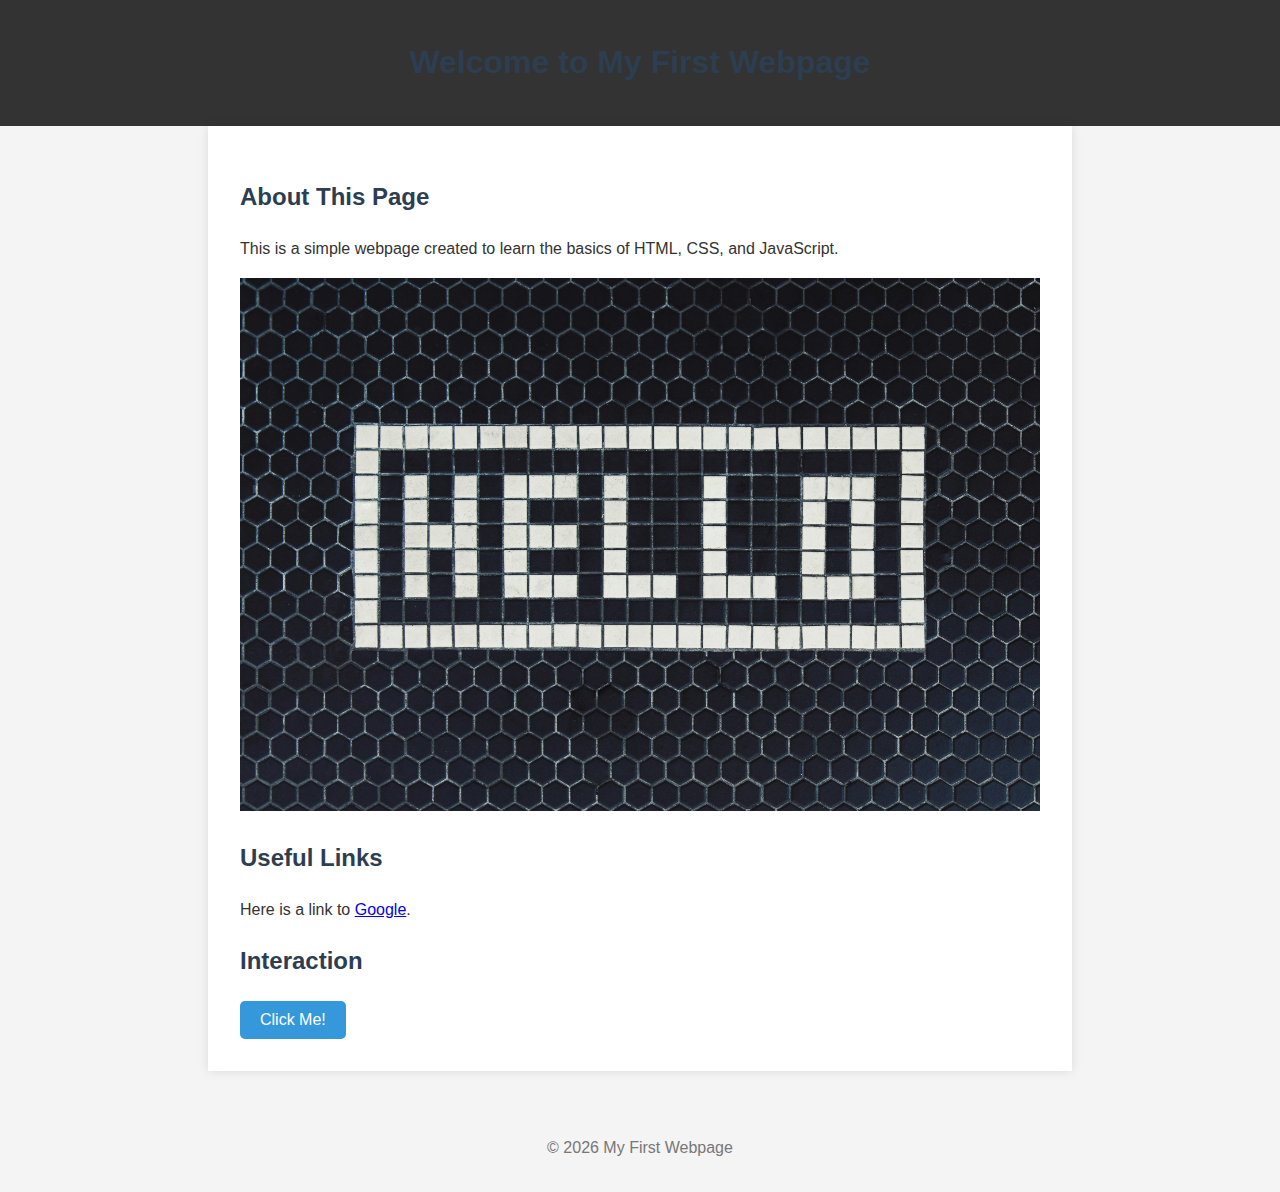
<file: Task_1/index.html>
<!DOCTYPE html>
<html lang="en">

<head>
    <meta charset="UTF-8">
    <meta name="viewport" content="width=device-width, initial-scale=1.0">
    <title>My First Webpage</title>
    <link rel="stylesheet" href="style.css">
</head>

<body>
    <header>
        <h1>Welcome to My First Webpage</h1>
    </header>

    <main>
        <section>
            <h2>About This Page</h2>
            <p>This is a simple webpage created to learn the basics of HTML, CSS, and JavaScript.</p>
            <img src="assets/hello.jpg" alt="Hello Image" style="max-width: 100%; height: auto;">
        </section>

        <section>
            <h2>Useful Links</h2>
            <p>Here is a link to <a href="https://www.google.com" target="_blank">Google</a>.</p>
        </section>

        <section>
            <h2>Interaction</h2>
            <button id="alertButton">Click Me!</button>
        </section>
    </main>

    <footer>
        <p>&copy; 2026 My First Webpage</p>
    </footer>

    <script src="script.js"></script>
</body>

</html>
</file>
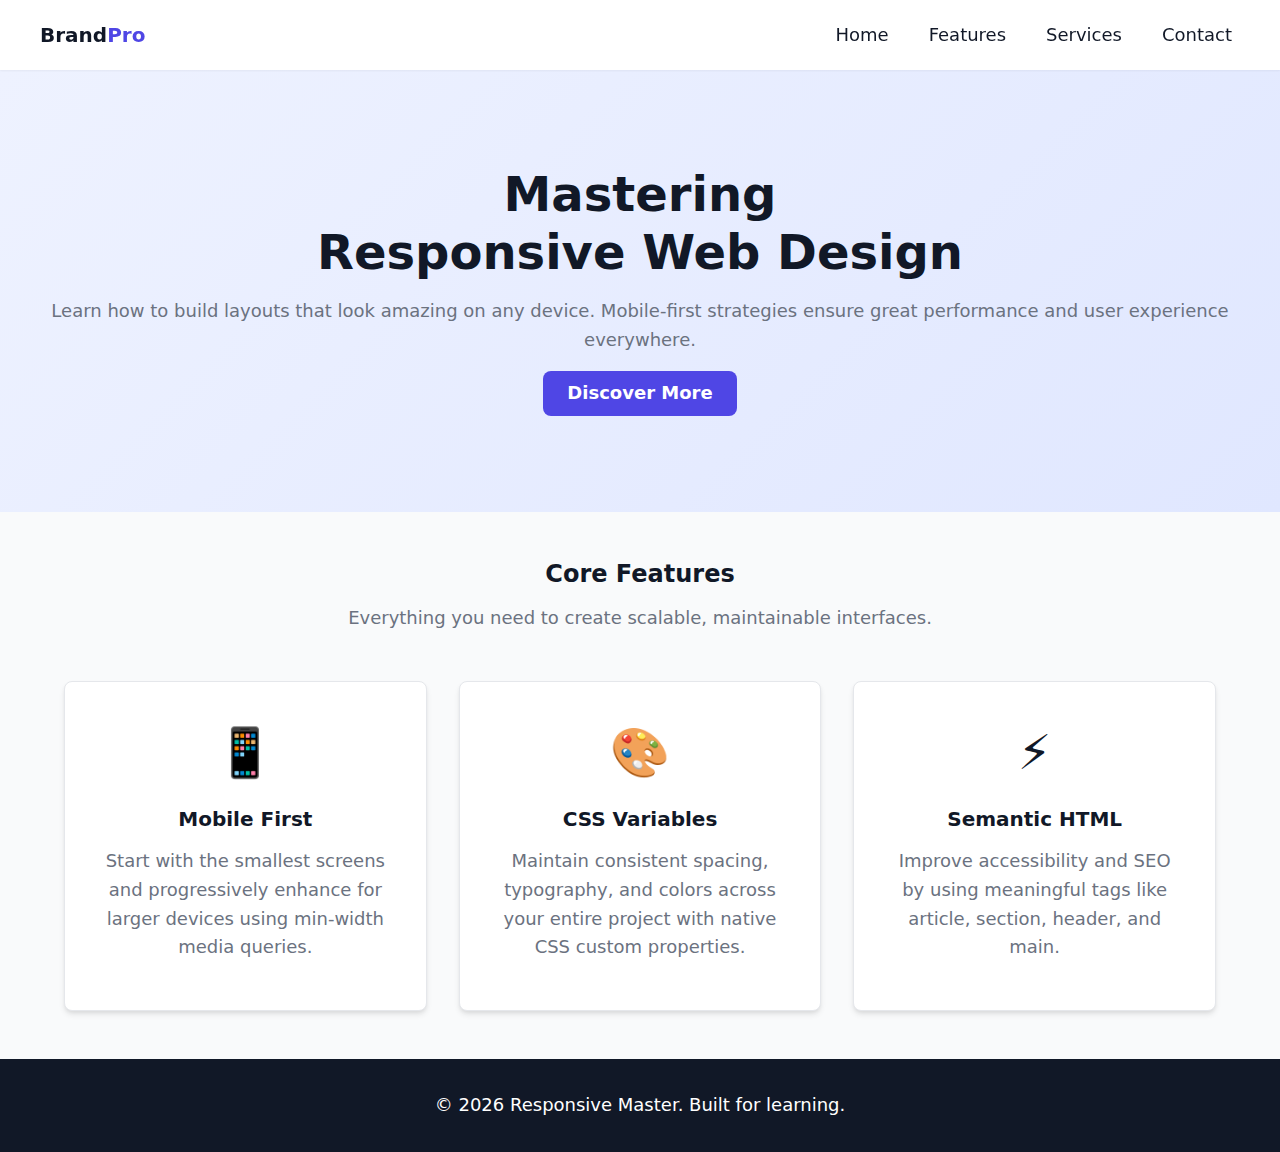
<file: Task_3/project1-responsive/index.html>
<!DOCTYPE html>
<html lang="en">
<head>
    <meta charset="UTF-8">
    <meta name="viewport" content="width=device-width, initial-scale=1.0">
    <title>Responsive Master Layout</title>
    <link rel="stylesheet" href="style.css">
</head>
<body>
    <header class="site-header">
        <div class="logo">Brand<span class="highlight">Pro</span></div>
        <button class="menu-toggle" aria-label="Toggle navigation" aria-expanded="false" id="mobile-menu-btn">
            <span class="hamburger"></span>
        </button>
        <nav class="main-nav" id="main-nav">
            <ul class="nav-links">
                <li><a href="#home">Home</a></li>
                <li><a href="#features">Features</a></li>
                <li><a href="#services">Services</a></li>
                <li><a href="#contact">Contact</a></li>
            </ul>
        </nav>
    </header>

    <main>
        <section id="home" class="hero">
            <div class="hero-content">
                <h1>Mastering <br>Responsive Web Design</h1>
                <p>Learn how to build layouts that look amazing on any device. Mobile-first strategies ensure great performance and user experience everywhere.</p>
                <a href="#features" class="btn btn-primary">Discover More</a>
            </div>
        </section>

        <section id="features" class="features-section">
            <header class="section-header">
                <h2>Core Features</h2>
                <p>Everything you need to create scalable, maintainable interfaces.</p>
            </header>
            <div class="grid-container">
                <article class="card">
                    <div class="card-icon">📱</div>
                    <h3>Mobile First</h3>
                    <p>Start with the smallest screens and progressively enhance for larger devices using min-width media queries.</p>
                </article>
                <article class="card">
                    <div class="card-icon">🎨</div>
                    <h3>CSS Variables</h3>
                    <p>Maintain consistent spacing, typography, and colors across your entire project with native CSS custom properties.</p>
                </article>
                <article class="card">
                    <div class="card-icon">⚡</div>
                    <h3>Semantic HTML</h3>
                    <p>Improve accessibility and SEO by using meaningful tags like article, section, header, and main.</p>
                </article>
            </div>
        </section>
    </main>

    <footer class="site-footer">
        <p>&copy; 2026 Responsive Master. Built for learning.</p>
    </footer>

    <script src="script.js"></script>
</body>
</html>
</file>
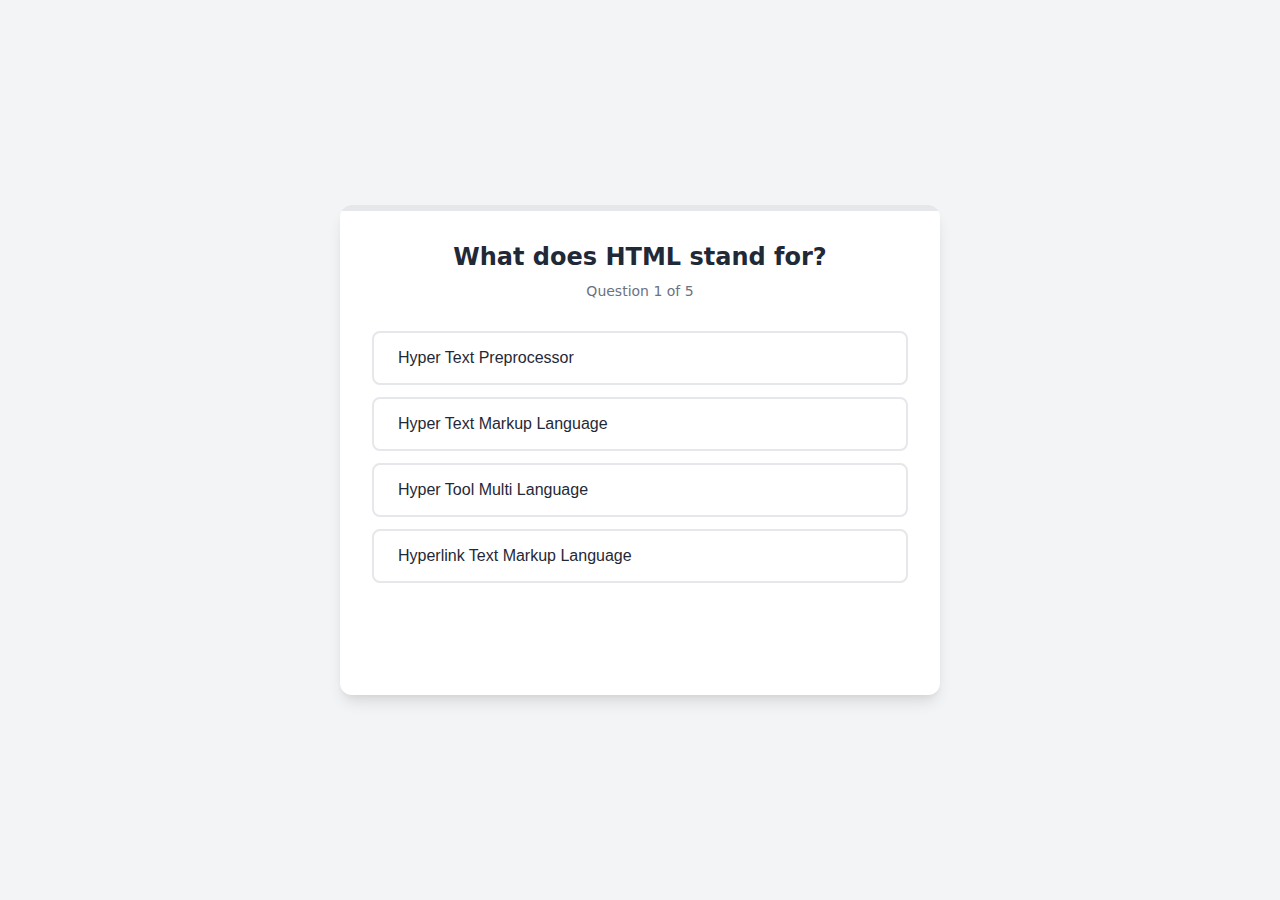
<file: Task_3/project2-quiz/index.html>
<!DOCTYPE html>
<html lang="en">

<head>
    <meta charset="UTF-8">
    <meta name="viewport" content="width=device-width, initial-scale=1.0">
    <title>Modern JS Quiz App</title>
    <link rel="stylesheet" href="style.css">
</head>

<body>
    <main class="quiz-container">
        <!-- Progress Bar -->
        <div class="progress-container" id="progress-container">
            <div class="progress-bar" id="progress-bar"></div>
        </div>

        <div class="quiz-content">
            <!-- Quiz Header -->
            <header class="quiz-header">
                <h1 id="question-text">Loading question...</h1>
                <p id="question-tracker">Question 1 of 5</p>
            </header>

            <!-- Quiz Options -->
            <div class="options-grid" id="options-container">
                <!-- Buttons injected via JS -->
            </div>

            <!-- Feedback Area -->
            <div id="feedback-message" class="feedback-message" aria-live="polite"></div>

            <!-- Controls -->
            <div class="quiz-controls">
                <button id="next-btn" class="btn btn-primary" style="display: none;">Next Question</button>
            </div>
        </div>

        <!-- Final Results Screen (Hidden by default) -->
        <div id="results-screen" class="results-screen" style="display: none;">
            <h2>Quiz Completed!</h2>
            <div class="score-circle">
                <span id="final-score">0</span>
                <span class="score-max">/ 5</span>
            </div>
            <p id="result-message">Great job!</p>
            <button id="restart-btn" class="btn btn-primary">Restart Quiz</button>
        </div>
    </main>

    <script src="script.js"></script>
</body>

</html>
</file>
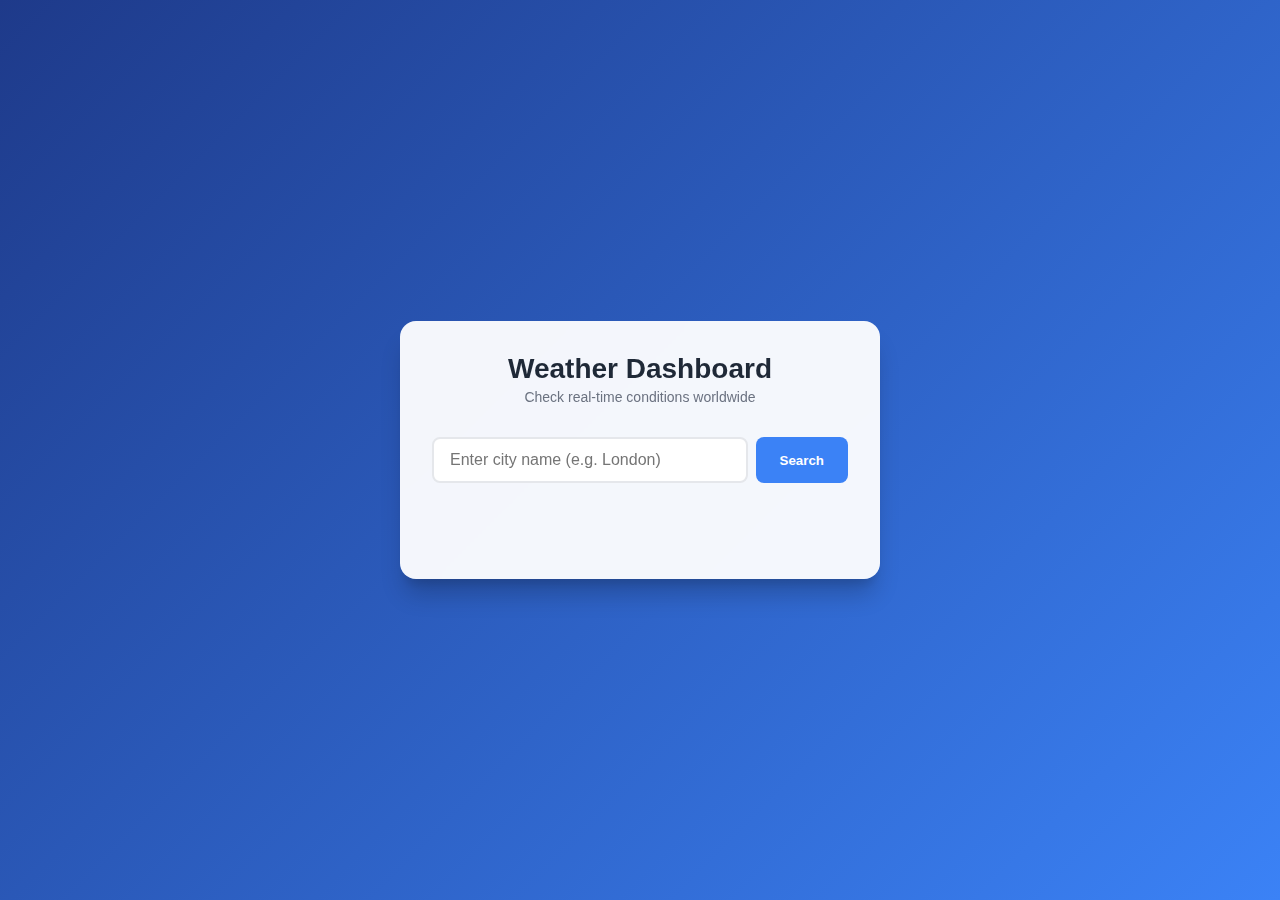
<file: Task_3/project3-weather/index.html>
<!DOCTYPE html>
<html lang="en">

<head>
    <meta charset="UTF-8">
    <meta name="viewport" content="width=device-width, initial-scale=1.0">
    <title>Real-Time Weather Dashboard</title>
    <link rel="stylesheet" href="style.css">
</head>

<body>
    <div class="app-wrapper">
        <main class="weather-card">
            <header class="app-header">
                <h1>Weather Dashboard</h1>
                <p>Check real-time conditions worldwide</p>
            </header>

            <form id="search-form" class="search-section">
                <input type="text" id="city-input" placeholder="Enter city name (e.g. London)" autocomplete="off"
                    aria-label="City name" required>
                <button type="submit" class="btn btn-search" id="search-btn">
                    Search
                </button>
            </form>

            <!-- Container for updating UI to user (Errors or Loading) -->
            <div id="status-message" class="status-message" aria-live="polite"></div>

            <!-- Weather Details Output -->
            <section id="weather-output" class="weather-output hidden">
                <div class="location-header">
                    <h2 id="city-name" class="city-name">--</h2>
                    <p id="country-name" class="country-name">--</p>
                </div>

                <div class="weather-main">
                    <div class="weather-icon-wrapper">
                        <!-- We'll use emoji or simple symbols to represent icons -->
                        <div id="weather-icon" class="weather-icon">☀️</div>
                        <p id="weather-description" class="weather-desc">Clear content</p>
                    </div>
                    <div class="temp-wrapper">
                        <span id="temperature" class="temperature">--</span>
                        <span class="unit">°C</span>
                    </div>
                </div>

                <div class="weather-details">
                    <div class="detail-box">
                        <span class="detail-label">Wind Speed</span>
                        <span id="wind-speed" class="detail-value">-- km/h</span>
                    </div>
                    <div class="detail-box">
                        <span class="detail-label">Humidity</span>
                        <span id="humidity" class="detail-value">-- %</span>
                    </div>
                </div>
            </section>
        </main>
    </div>

    <script src="script.js"></script>
</body>

</html>
</file>
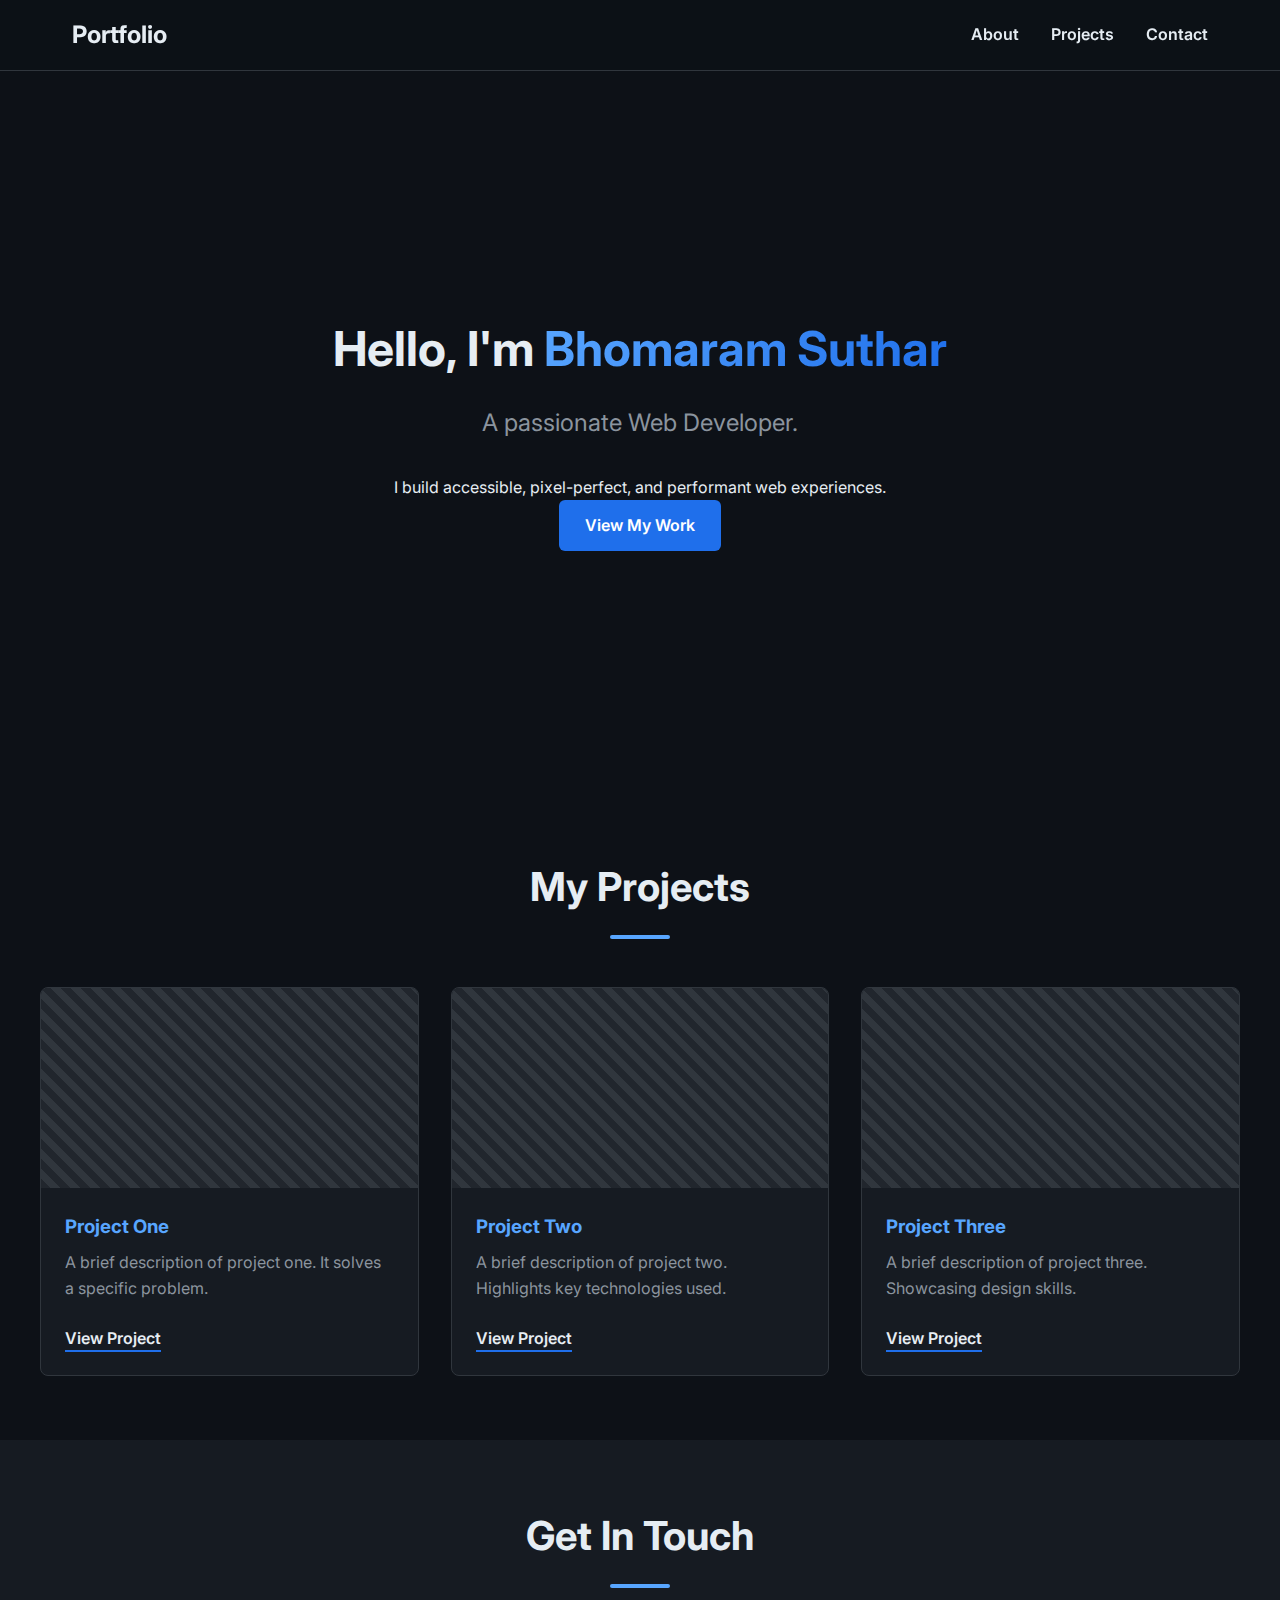
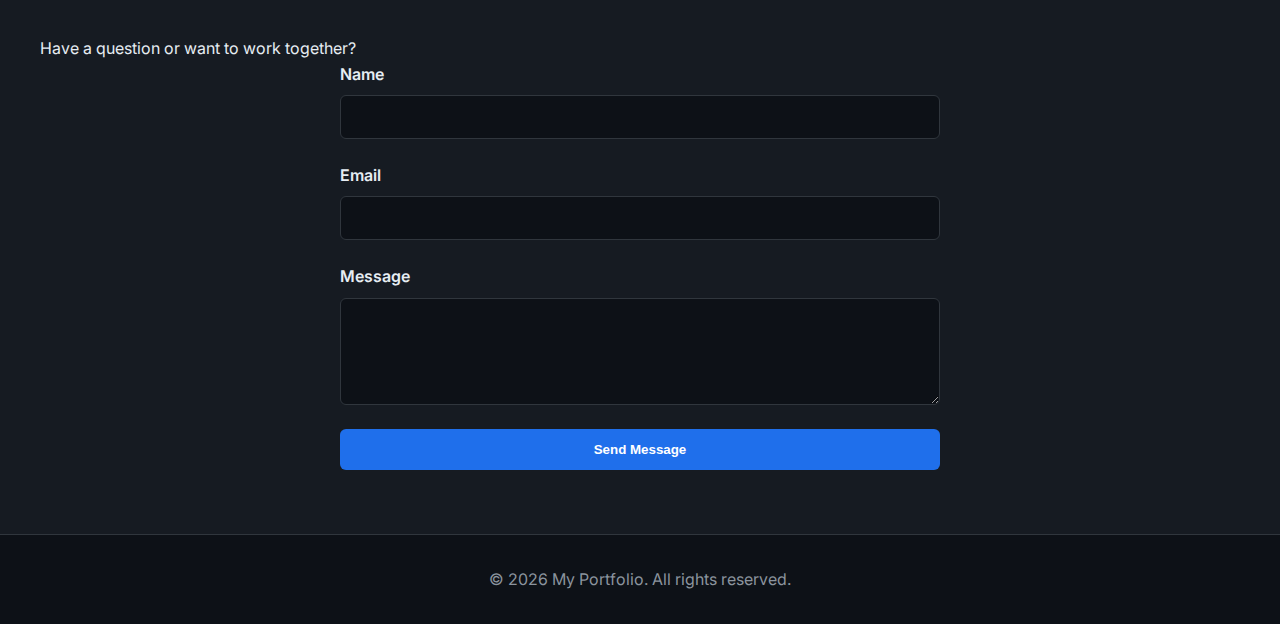
<file: Task_4/01_Portfolio/index.html>
<!DOCTYPE html>
<html lang="en">

<head>
    <meta charset="UTF-8">
    <meta name="viewport" content="width=device-width, initial-scale=1.0">
    <title>My Portfolio</title>
    <link rel="stylesheet" href="styles.css">
    <link rel="preconnect" href="https://fonts.googleapis.com">
    <link rel="preconnect" href="https://fonts.gstatic.com" crossorigin>
    <link href="https://fonts.googleapis.com/css2?family=Inter:wght@400;600;700&display=swap" rel="stylesheet">
</head>

<body>
    <header>
        <nav>
            <div class="logo">Portfolio</div>
            <ul class="nav-links">
                <li><a href="#about">About</a></li>
                <li><a href="#projects">Projects</a></li>
                <li><a href="#contact">Contact</a></li>
            </ul>
        </nav>
    </header>

    <main>
        <section id="about" class="hero">
            <div class="container">
                <h1>Hello, I'm <span class="highlight">Bhomaram Suthar</span></h1>
                <p class="subtitle">A passionate Web Developer.</p>
                <p>I build accessible, pixel-perfect, and performant web experiences.</p>
                <a href="#projects" class="btn">View My Work</a>
            </div>
        </section>

        <section id="projects" class="projects-section">
            <div class="container">
                <h2>My Projects</h2>
                <div class="project-grid">
                    <div class="project-card">
                        <div class="project-image"></div>
                        <div class="project-content">
                            <h3>Project One</h3>
                            <p>A brief description of project one. It solves a specific problem.</p>
                            <a href="#" class="project-link">View Project</a>
                        </div>
                    </div>
                    <div class="project-card">
                        <div class="project-image"></div>
                        <div class="project-content">
                            <h3>Project Two</h3>
                            <p>A brief description of project two. Highlights key technologies used.</p>
                            <a href="#" class="project-link">View Project</a>
                        </div>
                    </div>
                    <div class="project-card">
                        <div class="project-image"></div>
                        <div class="project-content">
                            <h3>Project Three</h3>
                            <p>A brief description of project three. Showcasing design skills.</p>
                            <a href="#" class="project-link">View Project</a>
                        </div>
                    </div>
                </div>
            </div>
        </section>

        <section id="contact" class="contact-section">
            <div class="container">
                <h2>Get In Touch</h2>
                <p>Have a question or want to work together?</p>
                <form id="contact-form">
                    <div class="form-group">
                        <label for="name">Name</label>
                        <input type="text" id="name" name="name" required>
                    </div>
                    <div class="form-group">
                        <label for="email">Email</label>
                        <input type="email" id="email" name="email" required>
                    </div>
                    <div class="form-group">
                        <label for="message">Message</label>
                        <textarea id="message" name="message" rows="5" required></textarea>
                    </div>
                    <button type="submit" class="btn">Send Message</button>
                </form>
            </div>
        </section>
    </main>

    <footer>
        <div class="container">
            <p>&copy; 2026 My Portfolio. All rights reserved.</p>
        </div>
    </footer>

    <script src="script.js"></script>
</body>

</html>
</file>
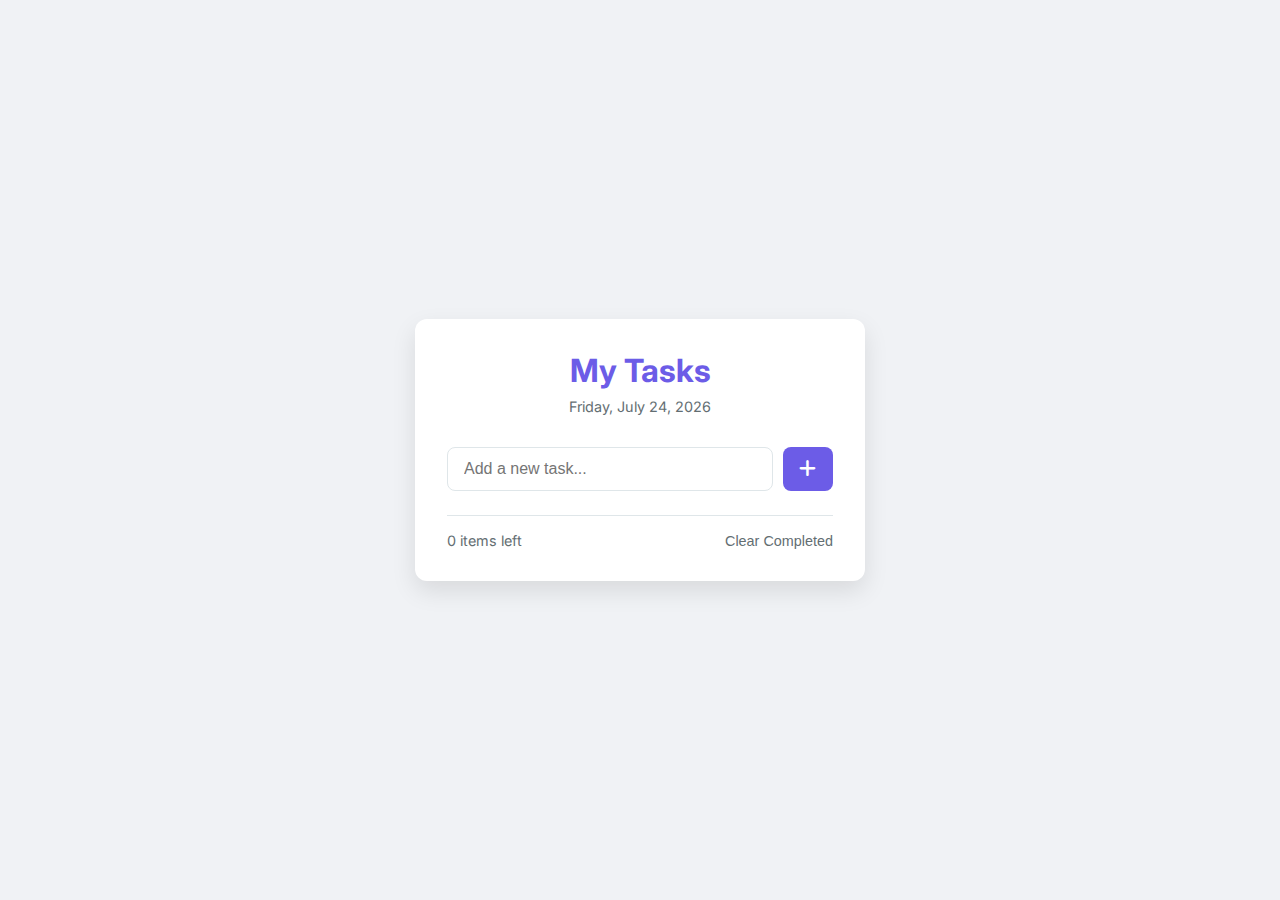
<file: Task_4/02_Todo_App/index.html>
<!DOCTYPE html>
<html lang="en">

<head>
    <meta charset="UTF-8">
    <meta name="viewport" content="width=device-width, initial-scale=1.0">
    <title>To-Do List App</title>
    <link rel="stylesheet" href="styles.css">
    <link rel="preconnect" href="https://fonts.googleapis.com">
    <link rel="preconnect" href="https://fonts.gstatic.com" crossorigin>
    <link href="https://fonts.googleapis.com/css2?family=Inter:wght@400;600;700&display=swap" rel="stylesheet">
    <link rel="stylesheet" href="https://cdnjs.cloudflare.com/ajax/libs/font-awesome/6.0.0/css/all.min.css"
        integrity="sha512-9usAa10IRO0HhonpyAIVpjrylPvoDwiPUiKdWk5t3PyolY1cOd4DSE0Ga+ri4AuTroPR5aQvXU9xC6qOPnzFeg=="
        crossorigin="anonymous" referrerpolicy="no-referrer" />
</head>

<body>
    <div class="container">
        <header>
            <h1>My Tasks</h1>
            <p id="date-display"></p>
        </header>

        <div class="input-group">
            <input type="text" id="todo-input" placeholder="Add a new task...">
            <button id="add-btn"><i class="fas fa-plus"></i></button>
        </div>

        <ul id="todo-list">
            <!-- Tasks will be added here dynamically -->
        </ul>

        <div class="controls">
            <p><span id="count">0</span> items left</p>
            <button id="clear-btn" class="clear-btn">Clear Completed</button>
        </div>
    </div>

    <script src="script.js"></script>
</body>

</html>
</file>
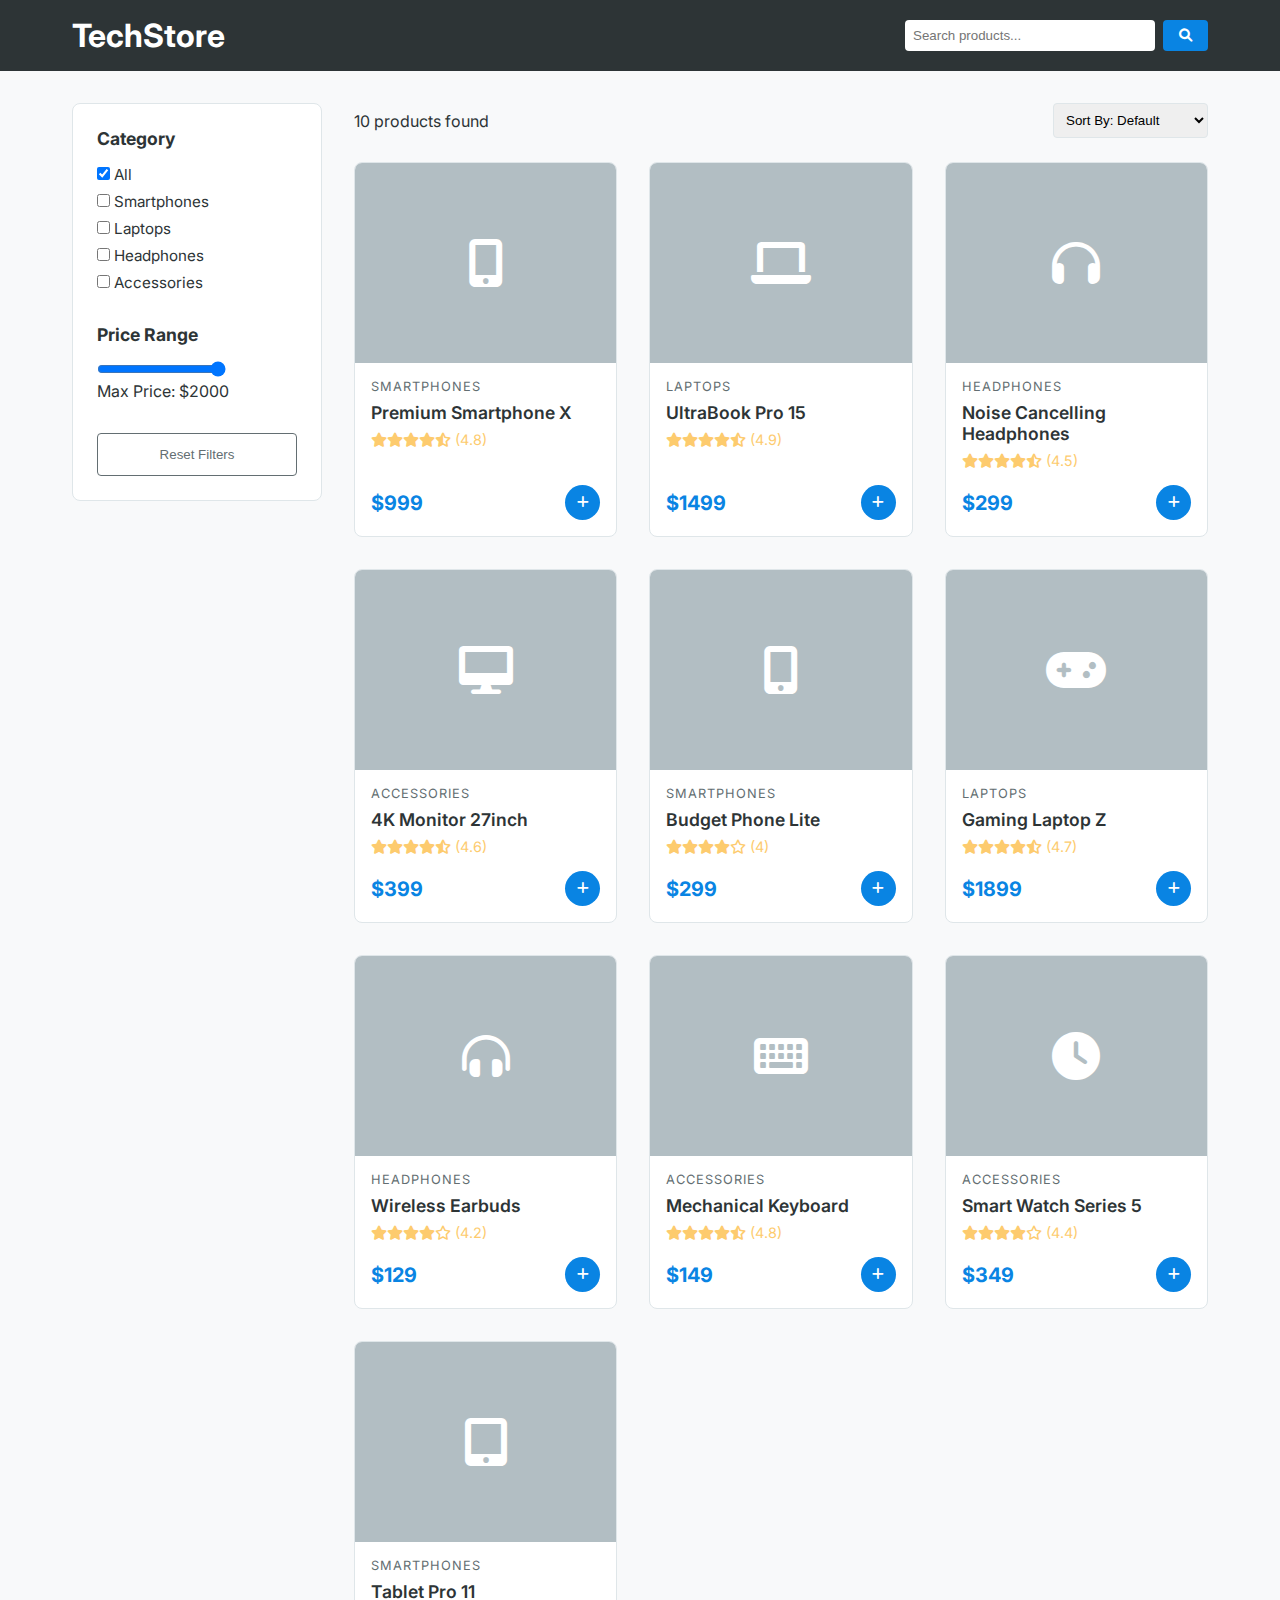
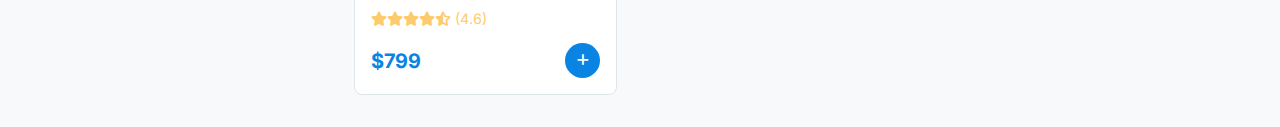
<file: Task_4/03_Product_Listing/index.html>
<!DOCTYPE html>
<html lang="en">

<head>
    <meta charset="UTF-8">
    <meta name="viewport" content="width=device-width, initial-scale=1.0">
    <title>Product Listing Page</title>
    <link rel="stylesheet" href="styles.css">
    <link rel="preconnect" href="https://fonts.googleapis.com">
    <link rel="preconnect" href="https://fonts.gstatic.com" crossorigin>
    <link href="https://fonts.googleapis.com/css2?family=Inter:wght@400;600;700&display=swap" rel="stylesheet">
    <link rel="stylesheet" href="https://cdnjs.cloudflare.com/ajax/libs/font-awesome/6.0.0/css/all.min.css">
</head>

<body>
    <header>
        <div class="container header-content">
            <h1>TechStore</h1>
            <div class="search-bar">
                <input type="text" id="search-input" placeholder="Search products...">
                <button><i class="fas fa-search"></i></button>
            </div>
        </div>
    </header>

    <div class="container main-layout">
        <aside class="filters">
            <div class="filter-group">
                <h3>Category</h3>
                <div id="category-filters">
                    <label><input type="checkbox" value="all" checked> All</label>
                    <label><input type="checkbox" value="smartphones"> Smartphones</label>
                    <label><input type="checkbox" value="laptops"> Laptops</label>
                    <label><input type="checkbox" value="headphones"> Headphones</label>
                    <label><input type="checkbox" value="accessories"> Accessories</label>
                </div>
            </div>

            <div class="filter-group">
                <h3>Price Range</h3>
                <div class="price-slider">
                    <input type="range" id="price-range" min="0" max="2000" step="50" value="2000">
                    <p>Max Price: $<span id="price-value">2000</span></p>
                </div>
            </div>

            <button id="reset-filters" class="btn-secondary">Reset Filters</button>
        </aside>

        <main class="products-container">
            <div class="sort-controls">
                <p><span id="product-count">0</span> products found</p>
                <select id="sort-select">
                    <option value="default">Sort By: Default</option>
                    <option value="price-low">Price: Low to High</option>
                    <option value="price-high">Price: High to Low</option>
                    <option value="rating">Rating: High to Low</option>
                </select>
            </div>

            <div id="product-grid" class="product-grid">
                <!-- Products will be injected here -->
            </div>
        </main>
    </div>

    <script src="script.js"></script>
</body>

</html>
</file>
<file: Task_1/style.css>
body {
    font-family: Arial, sans-serif;
    line-height: 1.6;
    margin: 0;
    padding: 0;
    background-color: #f4f4f4;
    color: #333;
}

header {
    background-color: #333;
    color: #fff;
    padding: 1rem 0;
    text-align: center;
}

main {
    padding: 2rem;
    max-width: 800px;
    margin: 0 auto;
    background-color: #fff;
    box-shadow: 0 0 10px rgba(0,0,0,0.1);
}

h1, h2 {
    color: #2c3e50;
}

button {
    padding: 10px 20px;
    background-color: #3498db;
    color: white;
    border: none;
    border-radius: 5px;
    cursor: pointer;
    font-size: 16px;
}

button:hover {
    background-color: #2980b9;
}

footer {
    text-align: center;
    padding: 1rem 0;
    margin-top: 2rem;
    color: #777;
}
</file>
<file: Task_3/project1-responsive/style.css>
/* ==========================================================================
   CSS Variables (Root Variables)
   These variables centralize our design tokens for easy maintenance.
   ========================================================================== */
:root {
    /* Colors */
    --color-primary: #4F46E5;
    --color-primary-dark: #4338CA;
    --color-secondary: #10B981;
    --color-bg: #F9FAFB;
    --color-text-main: #111827;
    --color-text-muted: #6B7280;
    --color-white: #FFFFFF;
    --color-border: #E5E7EB;

    /* Typography */
    --font-base: 'Inter', system-ui, -apple-system, sans-serif;
    --text-sm: 0.875rem;
    --text-base: 1rem;
    --text-lg: 1.125rem;
    --text-xl: 1.25rem;
    --text-2xl: 1.5rem;
    --text-3xl: 1.875rem;
    --text-4xl: 2.25rem;
    
    /* Spacing */
    --spacing-xs: 0.5rem;   /* 8px */
    --spacing-sm: 1rem;     /* 16px */
    --spacing-md: 1.5rem;   /* 24px */
    --spacing-lg: 2rem;     /* 32px */
    --spacing-xl: 3rem;     /* 48px */
    --spacing-2xl: 4rem;    /* 64px */

    /* Layout */
    --container-max: 1200px;
    --header-height: 70px;
    
    /* Shadows & Radii */
    --radius-md: 8px;
    --shadow-sm: 0 1px 2px 0 rgba(0, 0, 0, 0.05);
    --shadow-md: 0 4px 6px -1px rgba(0, 0, 0, 0.1), 0 2px 4px -1px rgba(0, 0, 0, 0.06);
    --transition-speed: 0.3s;
}

/* ==========================================================================
   Base Styles / Mobile First
   We design for the smallest screen (<600px) by default.
   ========================================================================== */
* {
    margin: 0;
    padding: 0;
    box-sizing: border-box;
}

body {
    font-family: var(--font-base);
    color: var(--color-text-main);
    background-color: var(--color-bg);
    line-height: 1.6;
    /* Base font size for mobile */
    font-size: var(--text-base); 
}

img {
    max-width: 100%;
    display: block;
}

/* Typography */
h1, h2, h3 {
    line-height: 1.2;
    margin-bottom: var(--spacing-sm);
}

h1 { font-size: var(--text-3xl); }
h2 { font-size: var(--text-2xl); }
h3 { font-size: var(--text-xl); }
p { margin-bottom: var(--spacing-sm); color: var(--color-text-muted); }

/* Buttons */
.btn {
    display: inline-block;
    padding: var(--spacing-xs) var(--spacing-md);
    border-radius: var(--radius-md);
    text-decoration: none;
    font-weight: 600;
    text-align: center;
    transition: background-color var(--transition-speed) ease;
    cursor: pointer;
    border: none;
}

.btn-primary {
    background-color: var(--color-primary);
    color: var(--color-white);
}

.btn-primary:hover {
    background-color: var(--color-primary-dark);
}

/* Header & Hamburger Navigation */
.site-header {
    background-color: var(--color-white);
    display: flex;
    justify-content: space-between;
    align-items: center;
    padding: 0 var(--spacing-lg);
    height: var(--header-height);
    box-shadow: var(--shadow-sm);
    position: sticky;
    top: 0;
    z-index: 100;
}

.logo {
    font-size: var(--text-xl);
    font-weight: 700;
    color: var(--color-text-main);
}
.logo .highlight { color: var(--color-primary); }

.menu-toggle {
    display: flex; /* Visible on mobile */
    flex-direction: column;
    justify-content: space-around;
    width: 30px;
    height: 24px;
    background: transparent;
    border: none;
    cursor: pointer;
    z-index: 101;
}

.menu-toggle .hamburger,
.menu-toggle::before,
.menu-toggle::after {
    content: '';
    display: block;
    width: 100%;
    height: 3px;
    background-color: var(--color-text-main);
    border-radius: 3px;
    transition: all 0.3s ease-in-out;
}

/* Mobile Nav is hidden by default off-canvas or via display:none. Let's use max-height technique */
.main-nav {
    position: absolute;
    top: var(--header-height);
    left: 0;
    width: 100%;
    background-color: var(--color-white);
    box-shadow: var(--shadow-md);
    overflow: hidden;
    max-height: 0;
    transition: max-height 0.4s ease-in-out;
}

.main-nav.is-open {
    max-height: 400px;
}

.nav-links {
    list-style: none;
    display: flex;
    flex-direction: column;
    padding: var(--spacing-md) 0;
    text-align: center;
}

.nav-links li a {
    display: block;
    text-decoration: none;
    color: var(--color-text-main);
    font-weight: 500;
    padding: var(--spacing-sm);
}

.nav-links li a:hover {
    color: var(--color-primary);
    background-color: var(--color-bg);
}

/* Hero Section */
.hero {
    padding: var(--spacing-2xl) var(--spacing-md);
    background: linear-gradient(135deg, #eef2ff 0%, #e0e7ff 100%);
    text-align: center;
}

/* Features Section */
.features-section {
    padding: var(--spacing-xl) var(--spacing-md);
    max-width: var(--container-max);
    margin: 0 auto;
}

.section-header {
    text-align: center;
    margin-bottom: var(--spacing-xl);
}

.grid-container {
    display: flex;
    flex-direction: column;
    gap: var(--spacing-lg);
}

.card {
    background-color: var(--color-white);
    padding: var(--spacing-lg);
    border-radius: var(--radius-md);
    box-shadow: var(--shadow-md);
    border: 1px solid var(--color-border);
    text-align: center;
    transition: transform 0.3s ease;
}

.card:hover {
    transform: translateY(-5px);
}

.card-icon {
    font-size: 3rem;
    margin-bottom: var(--spacing-sm);
}

/* Footer */
.site-footer {
    text-align: center;
    padding: var(--spacing-lg);
    background-color: var(--color-text-main);
    color: var(--color-white);
}
.site-footer p { color: var(--color-white); margin: 0; }

/* ==========================================================================
   Media Queries: Tablet (600px to 1024px)
   ========================================================================== */
@media (min-width: 600px) {
    :root {
        --text-base: 1.0625rem; 
        --text-3xl: 2.25rem;
    }

    .hero {
        padding: var(--spacing-2xl) var(--spacing-xl);
    }

    .grid-container {
        display: grid;
        grid-template-columns: repeat(2, 1fr);
    }
}

/* ==========================================================================
   Media Queries: Desktop (>1024px)
   ========================================================================== */
@media (min-width: 1024px) {
    :root {
        --text-base: 1.125rem;
        --text-4xl: 3rem;
    }

    h1 { font-size: var(--text-4xl); }

    .site-header {
        padding: 0 calc(50vw - (var(--container-max) / 2)); 
    }

    .menu-toggle {
        display: none;
    }

    .main-nav {
        position: static;
        max-height: none;
        width: auto;
        box-shadow: none;
        background: transparent;
        overflow: visible;
    }

    .nav-links {
        flex-direction: row;
        padding: 0;
        gap: var(--spacing-md);
    }

    .nav-links li a {
        padding: var(--spacing-xs);
    }
    
    .nav-links li a:hover {
        background: transparent;
    }

    .grid-container {
        grid-template-columns: repeat(3, 1fr);
    }

    .hero {
        padding: 6rem var(--spacing-xl);
    }
}
</file>
<file: Task_3/project2-quiz/style.css>
:root {
    --color-bg: #F3F4F6;
    --color-surface: #FFFFFF;
    --color-primary: #3B82F6;
    --color-primary-hover: #2563EB;
    --color-correct: #10B981;
    --color-incorrect: #EF4444;
    --color-text-main: #1F2937;
    --color-text-muted: #6B7280;

    --spacing-sm: 0.75rem;
    --spacing-md: 1.5rem;
    --spacing-lg: 2rem;
    --radius-lg: 12px;
    --shadow-lg: 0 10px 15px -3px rgba(0, 0, 0, 0.1), 0 4px 6px -2px rgba(0, 0, 0, 0.05);
}

* {
    box-sizing: border-box;
    margin: 0;
    padding: 0;
}

body {
    font-family: 'Inter', system-ui, sans-serif;
    background-color: var(--color-bg);
    color: var(--color-text-main);
    display: flex;
    justify-content: center;
    align-items: center;
    min-height: 100vh;
    padding: var(--spacing-md);
}

.quiz-container {
    background-color: var(--color-surface);
    width: 100%;
    max-width: 600px;
    border-radius: var(--radius-lg);
    box-shadow: var(--shadow-lg);
    overflow: hidden;
    position: relative;
}

.progress-container {
    height: 6px;
    background-color: #E5E7EB;
    width: 100%;
}

.progress-bar {
    height: 100%;
    background-color: var(--color-primary);
    width: 0%;
    transition: width 0.4s ease;
}

.quiz-content,
.results-screen {
    padding: var(--spacing-lg);
}

.quiz-header {
    text-align: center;
    margin-bottom: var(--spacing-lg);
}

#question-text {
    font-size: 1.5rem;
    margin-bottom: var(--spacing-sm);
}

#question-tracker {
    font-size: 0.875rem;
    color: var(--color-text-muted);
}

.options-grid {
    display: flex;
    flex-direction: column;
    gap: var(--spacing-sm);
    margin-bottom: var(--spacing-lg);
}

.option-btn {
    padding: 1rem var(--spacing-md);
    border: 2px solid #E5E7EB;
    border-radius: 8px;
    background-color: var(--color-surface);
    font-size: 1rem;
    font-weight: 500;
    color: var(--color-text-main);
    cursor: pointer;
    transition: all 0.2s ease;
    text-align: left;
}

.option-btn:hover:not(:disabled) {
    border-color: var(--color-primary);
    background-color: #EFF6FF;
}

.option-btn:disabled {
    cursor: not-allowed;
    opacity: 0.8;
}

.option-btn.correct {
    background-color: #D1FAE5;
    border-color: var(--color-correct);
    color: #065F46;
}

.option-btn.incorrect {
    background-color: #FEE2E2;
    border-color: var(--color-incorrect);
    color: #991B1B;
}

.feedback-message {
    text-align: center;
    font-weight: 600;
    min-height: 24px;
    margin-bottom: var(--spacing-md);
    font-size: 1.125rem;
}

.feedback-message.success {
    color: var(--color-correct);
}

.feedback-message.error {
    color: var(--color-incorrect);
}

.quiz-controls {
    display: flex;
    justify-content: flex-end;
}

.btn {
    padding: 0.75rem 1.5rem;
    border: none;
    border-radius: 8px;
    font-size: 1rem;
    font-weight: 600;
    cursor: pointer;
    transition: background-color 0.2s ease;
}

.btn-primary {
    background-color: var(--color-primary);
    color: white;
}

.btn-primary:hover {
    background-color: var(--color-primary-hover);
}

.results-screen {
    text-align: center;
}

.score-circle {
    width: 120px;
    height: 120px;
    border-radius: 50%;
    background-color: #EFF6FF;
    border: 8px solid var(--color-primary);
    display: flex;
    justify-content: center;
    align-items: center;
    margin: var(--spacing-lg) auto;
    font-size: 2.5rem;
    font-weight: bold;
    color: var(--color-primary);
}

.score-max {
    font-size: 1.25rem;
    color: var(--color-text-muted);
    margin-left: 4px;
}

#result-message {
    margin-bottom: var(--spacing-lg);
    font-size: 1.125rem;
}
</file>
<file: Task_3/project3-weather/style.css>
:root {
    --bg-gradient-start: #1E3A8A;
    /* Dark blue */
    --bg-gradient-end: #3B82F6;
    /* Lighter blue */
    --card-bg: rgba(255, 255, 255, 0.95);

    --color-text-main: #1F2937;
    --color-text-muted: #6B7280;
    --color-primary: #3B82F6;
    --color-error: #EF4444;

    --radius-lg: 16px;
    --radius-md: 8px;
    --spacing-md: 1.5rem;
    --spacing-lg: 2rem;

    --transition: all 0.3s ease;
}

* {
    margin: 0;
    padding: 0;
    box-sizing: border-box;
    font-family: 'Poppins', 'Inter', sans-serif;
}

body {
    background: linear-gradient(135deg, var(--bg-gradient-start), var(--bg-gradient-end));
    min-height: 100vh;
    display: flex;
    justify-content: center;
    align-items: center;
    padding: var(--spacing-md);
    color: var(--color-text-main);
}

.app-wrapper {
    width: 100%;
    max-width: 480px;
}

.weather-card {
    background-color: var(--card-bg);
    border-radius: var(--radius-lg);
    padding: var(--spacing-lg);
    box-shadow: 0 20px 25px -5px rgba(0, 0, 0, 0.2), 0 10px 10px -5px rgba(0, 0, 0, 0.1);
    backdrop-filter: blur(10px);
}

.app-header {
    text-align: center;
    margin-bottom: var(--spacing-lg);
}

.app-header h1 {
    font-size: 1.75rem;
    color: var(--color-text-main);
    margin-bottom: 0.25rem;
}

.app-header p {
    font-size: 0.875rem;
    color: var(--color-text-muted);
}

.search-section {
    display: flex;
    gap: 0.5rem;
    margin-bottom: 1.5rem;
}

#city-input {
    flex: 1;
    padding: 0.75rem 1rem;
    border: 2px solid #E5E7EB;
    border-radius: var(--radius-md);
    font-size: 1rem;
    outline: none;
    transition: var(--transition);
}

#city-input:focus {
    border-color: var(--color-primary);
}

.btn {
    padding: 0.75rem 1.5rem;
    border: none;
    border-radius: var(--radius-md);
    background-color: var(--color-primary);
    color: white;
    font-weight: 600;
    cursor: pointer;
    transition: var(--transition);
}

.btn:hover {
    background-color: #2563EB;
}

.btn:disabled {
    background-color: #9CA3AF;
    cursor: not-allowed;
}

.status-message {
    text-align: center;
    font-weight: 500;
    margin-bottom: 1rem;
    min-height: 24px;
}

.status-message.error {
    color: var(--color-error);
    background-color: #FEE2E2;
    padding: 0.5rem;
    border-radius: var(--radius-md);
}

.status-message.loading {
    color: var(--color-primary);
}

.weather-output.hidden {
    display: none;
    opacity: 0;
}

.weather-output {
    display: block;
    opacity: 1;
    transition: opacity 0.5s ease;
    animation: fadeIn 0.5s ease-in-out;
}

@keyframes fadeIn {
    from {
        opacity: 0;
        transform: translateY(10px);
    }

    to {
        opacity: 1;
        transform: translateY(0);
    }
}

.location-header {
    text-align: center;
    margin-bottom: var(--spacing-md);
}

.city-name {
    font-size: 2rem;
    line-height: 1.2;
}

.country-name {
    color: var(--color-text-muted);
    font-weight: 500;
}

.weather-main {
    display: flex;
    justify-content: space-between;
    align-items: center;
    margin-bottom: var(--spacing-lg);
    padding: 1rem;
    background-color: rgba(59, 130, 246, 0.1);
    border-radius: var(--radius-md);
}

.weather-icon-wrapper {
    text-align: center;
}

.weather-icon {
    font-size: 4rem;
    line-height: 1;
    margin-bottom: 0.5rem;
}

.weather-desc {
    text-transform: capitalize;
    font-weight: 500;
}

.temp-wrapper {
    display: flex;
    align-items: flex-start;
}

.temperature {
    font-size: 4.5rem;
    font-weight: 700;
    line-height: 1;
}

.unit {
    font-size: 1.5rem;
    font-weight: 600;
    margin-top: 0.5rem;
}

.weather-details {
    display: grid;
    grid-template-columns: 1fr 1fr;
    gap: 1rem;
}

.detail-box {
    background-color: #F3F4F6;
    padding: 1rem;
    border-radius: var(--radius-md);
    text-align: center;
}

.detail-label {
    display: block;
    font-size: 0.875rem;
    color: var(--color-text-muted);
    margin-bottom: 0.25rem;
}

.detail-value {
    display: block;
    font-size: 1.25rem;
    font-weight: 600;
    color: var(--color-text-main);
}
</file>
<file: Task_4/01_Portfolio/styles.css>
:root {
    --bg-color: #0d1117;
    --text-color: #e6edf3;
    --primary-color: #58a6ff;
    --secondary-color: #1f6feb;
    --accent-color: #238636;
    --card-bg: #161b22;
    --border-color: #30363d;
    --font-family: 'Inter', system-ui, -apple-system, sans-serif;
}

* {
    margin: 0;
    padding: 0;
    box-sizing: border-box;
}

body {
    font-family: var(--font-family);
    background-color: var(--bg-color);
    color: var(--text-color);
    line-height: 1.6;
}

/* Header */
header {
    background-color: rgb(13 17 23 / 0.8);
    backdrop-filter: blur(10px);
    position: sticky;
    top: 0;
    z-index: 1000;
    border-bottom: 1px solid var(--border-color);
}

nav {
    display: flex;
    justify-content: space-between;
    align-items: center;
    padding: 1rem 2rem;
    max-width: 1200px;
    margin: 0 auto;
}

.logo {
    font-size: 1.5rem;
    font-weight: 700;
    color: var(--text-color);
}

.nav-links {
    list-style: none;
    display: flex;
    gap: 2rem;
}

.nav-links a {
    color: var(--text-color);
    text-decoration: none;
    font-weight: 600;
    transition: color 0.3s;
}

.nav-links a:hover {
    color: var(--primary-color);
}

/* Hero Section */
.hero {
    display: flex;
    justify-content: center;
    align-items: center;
    text-align: center;
    min-height: 80vh;
    padding: 2rem;
}

.hero h1 {
    font-size: 3rem;
    margin-bottom: 1rem;
}

.highlight {
    color: var(--primary-color);
    background: linear-gradient(120deg, var(--primary-color), var(--secondary-color));
    -webkit-background-clip: text;
    -webkit-text-fill-color: transparent;
}

.subtitle {
    font-size: 1.5rem;
    color: #8b949e;
    margin-bottom: 2rem;
}

.btn {
    display: inline-block;
    background-color: var(--secondary-color);
    color: #fff;
    padding: 0.8rem 1.6rem;
    border-radius: 6px;
    text-decoration: none;
    font-weight: 600;
    transition: background-color 0.3s, transform 0.2s;
    border: none;
    cursor: pointer;
}

.btn:hover {
    background-color: var(--primary-color);
    transform: translateY(-2px);
}

/* Projects Section */
.projects-section {
    padding: 4rem 2rem;
    background-color: var(--bg-color);
}

.container {
    max-width: 1200px;
    margin: 0 auto;
}

h2 {
    font-size: 2.5rem;
    margin-bottom: 3rem;
    text-align: center;
    position: relative;
}

h2::after {
    content: '';
    display: block;
    width: 60px;
    height: 4px;
    background-color: var(--primary-color);
    margin: 1rem auto 0;
    border-radius: 2px;
}

.project-grid {
    display: grid;
    grid-template-columns: repeat(auto-fit, minmax(300px, 1fr));
    gap: 2rem;
}

.project-card {
    background-color: var(--card-bg);
    border: 1px solid var(--border-color);
    border-radius: 8px;
    overflow: hidden;
    transition: transform 0.3s, box-shadow 0.3s;
}

.project-card:hover {
    transform: translateY(-5px);
    box-shadow: 0 10px 20px rgba(0, 0, 0, 0.2);
}

.project-image {
    height: 200px;
    background-color: #21262d;
    /* Placeholder for image */
    background-image: linear-gradient(45deg, #21262d 25%, #30363d 25%, #30363d 50%, #21262d 50%, #21262d 75%, #30363d 75%, #30363d 100%);
    background-size: 20px 20px;
}

.project-content {
    padding: 1.5rem;
}

.project-content h3 {
    margin-bottom: 0.5rem;
    color: var(--primary-color);
}

.project-content p {
    color: #8b949e;
    margin-bottom: 1.5rem;
}

.project-link {
    color: var(--text-color);
    text-decoration: none;
    font-weight: 600;
    border-bottom: 2px solid var(--secondary-color);
    padding-bottom: 2px;
    transition: border-color 0.3s;
}

.project-link:hover {
    border-color: var(--primary-color);
}

/* Contact Section */
.contact-section {
    padding: 4rem 2rem;
    background-color: var(--card-bg);
}

#contact-form {
    max-width: 600px;
    margin: 0 auto;
    display: flex;
    flex-direction: column;
    gap: 1.5rem;
}

.form-group {
    display: flex;
    flex-direction: column;
    gap: 0.5rem;
}

label {
    font-weight: 600;
}

input,
textarea {
    padding: 0.8rem;
    border-radius: 6px;
    border: 1px solid var(--border-color);
    background-color: var(--bg-color);
    color: var(--text-color);
    font-family: inherit;
    transition: border-color 0.3s;
}

input:focus,
textarea:focus {
    outline: none;
    border-color: var(--primary-color);
}

/* Footer */
footer {
    padding: 2rem;
    text-align: center;
    border-top: 1px solid var(--border-color);
    color: #8b949e;
}

/* Responsive */
@media (max-width: 768px) {
    .nav-links {
        display: none;
        /* Simplification for this exercise */
    }

    .hero h1 {
        font-size: 2rem;
    }
}
</file>
<file: Task_4/02_Todo_App/styles.css>
:root {
    --bg-color: #f0f2f5;
    --container-bg: #ffffff;
    --primary-color: #6c5ce7;
    --text-color: #2d3436;
    --border-color: #dfe6e9;
    --completed-color: #b2bec3;
    --delete-color: #d63031;
    --font-family: 'Inter', sans-serif;
}

* {
    margin: 0;
    padding: 0;
    box-sizing: border-box;
}

body {
    font-family: var(--font-family);
    background-color: var(--bg-color);
    color: var(--text-color);
    display: flex;
    justify-content: center;
    align-items: center;
    min-height: 100vh;
}

.container {
    background-color: var(--container-bg);
    width: 100%;
    max-width: 450px;
    border-radius: 12px;
    box-shadow: 0 10px 25px rgba(0, 0, 0, 0.1);
    padding: 2rem;
    margin: 1rem;
}

header {
    text-align: center;
    margin-bottom: 2rem;
}

header h1 {
    font-size: 2rem;
    font-weight: 700;
    color: var(--primary-color);
}

#date-display {
    color: #636e72;
    font-size: 0.9rem;
    margin-top: 0.5rem;
}

.input-group {
    display: flex;
    gap: 10px;
    margin-bottom: 1.5rem;
}

#todo-input {
    flex: 1;
    padding: 12px 16px;
    border: 1px solid var(--border-color);
    border-radius: 8px;
    font-size: 1rem;
    outline: none;
    transition: border-color 0.3s;
}

#todo-input:focus {
    border-color: var(--primary-color);
}

#add-btn {
    background-color: var(--primary-color);
    color: white;
    border: none;
    border-radius: 8px;
    width: 50px;
    font-size: 1.2rem;
    cursor: pointer;
    transition: background-color 0.3s;
}

#add-btn:hover {
    background-color: #5849c4;
}

ul {
    list-style: none;
    margin-bottom: 1.5rem;
}

.todo-item {
    display: flex;
    align-items: center;
    justify-content: space-between;
    padding: 12px;
    border-bottom: 1px solid var(--border-color);
    transition: all 0.2s;
}

.todo-item:last-child {
    border-bottom: none;
}

.todo-item:hover {
    background-color: #fafafa;
}

.todo-content {
    display: flex;
    align-items: center;
    gap: 12px;
    flex: 1;
    cursor: pointer;
}

.check-circle {
    width: 20px;
    height: 20px;
    border: 2px solid var(--border-color);
    border-radius: 50%;
    display: flex;
    justify-content: center;
    align-items: center;
    color: white;
    font-size: 0.8rem;
    transition: all 0.2s;
}

.todo-item.completed .check-circle {
    background-color: var(--primary-color);
    border-color: var(--primary-color);
}

.task-text {
    font-size: 1rem;
    transition: color 0.2s;
}

.todo-item.completed .task-text {
    text-decoration: line-through;
    color: var(--completed-color);
}

.delete-btn {
    background: none;
    border: none;
    color: var(--completed-color);
    cursor: pointer;
    font-size: 1.1rem;
    transition: color 0.2s;
    padding: 5px;
}

.delete-btn:hover {
    color: var(--delete-color);
}

.controls {
    display: flex;
    justify-content: space-between;
    align-items: center;
    color: #636e72;
    font-size: 0.9rem;
    border-top: 1px solid var(--border-color);
    padding-top: 1rem;
}

.clear-btn {
    background: none;
    border: none;
    color: #636e72;
    cursor: pointer;
    font-size: 0.9rem;
    transition: color 0.2s;
}

.clear-btn:hover {
    color: var(--text-color);
    text-decoration: underline;
}
</file>
<file: Task_4/03_Product_Listing/styles.css>
:root {
    --bg-color: #f8f9fa;
    --header-bg: #2d3436;
    --text-color: #2d3436;
    --primary-color: #0984e3;
    --secondary-color: #636e72;
    --border-color: #dfe6e9;
    --card-bg: #ffffff;
    --font-family: 'Inter', sans-serif;
}

* {
    margin: 0;
    padding: 0;
    box-sizing: border-box;
}

body {
    font-family: var(--font-family);
    background-color: var(--bg-color);
    color: var(--text-color);
}

.container {
    max-width: 1200px;
    margin: 0 auto;
    padding: 0 2rem;
}

header {
    background-color: var(--header-bg);
    color: white;
    padding: 1rem 0;
    margin-bottom: 2rem;
}

.header-content {
    display: flex;
    justify-content: space-between;
    align-items: center;
}

.search-bar {
    display: flex;
    gap: 0.5rem;
}

.search-bar input {
    padding: 0.5rem;
    border-radius: 4px;
    border: none;
    width: 250px;
}

.search-bar button {
    padding: 0.5rem 1rem;
    background-color: var(--primary-color);
    border: none;
    border-radius: 4px;
    color: white;
    cursor: pointer;
}

.main-layout {
    display: grid;
    grid-template-columns: 250px 1fr;
    gap: 2rem;
}

/* Filters */
.filters {
    background-color: var(--card-bg);
    padding: 1.5rem;
    border-radius: 8px;
    border: 1px solid var(--border-color);
    height: fit-content;
}

.filter-group {
    margin-bottom: 2rem;
}

.filter-group h3 {
    margin-bottom: 1rem;
    font-size: 1.1rem;
}

#category-filters label {
    display: block;
    margin-bottom: 0.5rem;
    cursor: pointer;
    font-size: 0.95rem;
}

.btn-secondary {
    width: 100%;
    padding: 0.8rem;
    background-color: transparent;
    border: 1px solid var(--secondary-color);
    color: var(--secondary-color);
    border-radius: 4px;
    cursor: pointer;
    transition: all 0.2s;
}

.btn-secondary:hover {
    background-color: var(--secondary-color);
    color: white;
}

/* Product Grid */
.sort-controls {
    display: flex;
    justify-content: space-between;
    align-items: center;
    margin-bottom: 1.5rem;
}

#sort-select {
    padding: 0.5rem;
    border-radius: 4px;
    border: 1px solid var(--border-color);
}

.product-grid {
    display: grid;
    grid-template-columns: repeat(auto-fill, minmax(250px, 1fr));
    gap: 2rem;
    padding-bottom: 2rem;
}

.product-card {
    background-color: var(--card-bg);
    border: 1px solid var(--border-color);
    border-radius: 8px;
    overflow: hidden;
    transition: transform 0.2s;
    display: flex;
    flex-direction: column;
}

.product-card:hover {
    transform: translateY(-5px);
    box-shadow: 0 5px 15px rgba(0, 0, 0, 0.1);
}

.product-image {
    height: 200px;
    background-color: #b2bec3;
    display: flex;
    align-items: center;
    justify-content: center;
    color: white;
    font-size: 3rem;
}

.product-info {
    padding: 1rem;
    flex: 1;
    display: flex;
    flex-direction: column;
}

.product-category {
    font-size: 0.8rem;
    color: var(--secondary-color);
    text-transform: uppercase;
    letter-spacing: 1px;
    margin-bottom: 0.5rem;
}

.product-title {
    font-size: 1.1rem;
    margin-bottom: 0.5rem;
    font-weight: 600;
}

.product-rating {
    color: #fdcb6e;
    font-size: 0.9rem;
    margin-bottom: 1rem;
}

.product-price-row {
    margin-top: auto;
    display: flex;
    justify-content: space-between;
    align-items: center;
}

.product-price {
    font-size: 1.25rem;
    font-weight: 700;
    color: var(--primary-color);
}

.add-to-cart {
    background-color: var(--primary-color);
    color: white;
    border: none;
    width: 35px;
    height: 35px;
    border-radius: 50%;
    cursor: pointer;
    transition: background-color 0.2s;
}

.add-to-cart:hover {
    background-color: #00cec9;
}

@media (max-width: 768px) {
    .main-layout {
        grid-template-columns: 1fr;
    }
}
</file>
